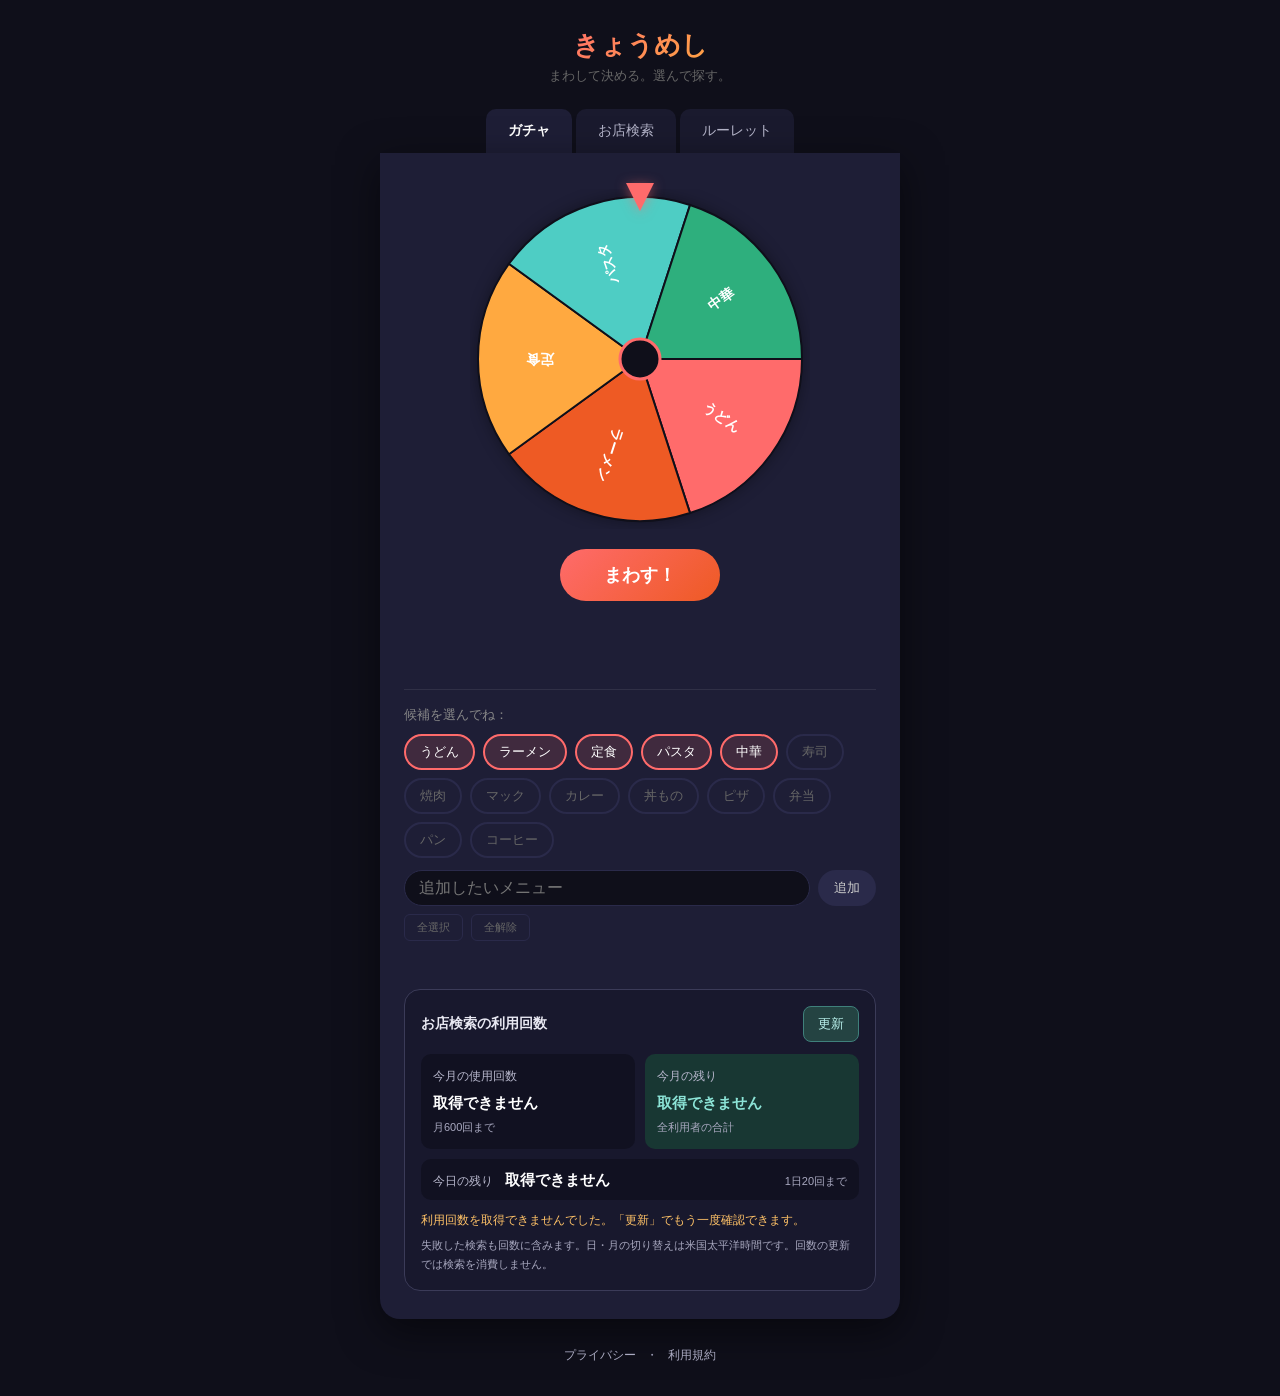
<file: index.html>
<!DOCTYPE html>
<html lang="ja">
<head>
<meta charset="UTF-8">
<meta name="viewport" content="width=device-width, initial-scale=1.0, viewport-fit=cover">
<meta name="apple-mobile-web-app-capable" content="yes">
<meta name="theme-color" content="#0f0f1a">
<meta name="apple-mobile-web-app-title" content="きょうめし">
<link rel="apple-touch-icon" sizes="180x180" href="./icons/apple-touch-icon.png">
<link rel="icon" type="image/png" sizes="48x48" href="./icons/favicon.png">
<link rel="icon" type="image/svg+xml" href="./icons/app-icon.svg">
<title>きょうめし - まわして決める。選んで探す。</title>
<link rel="stylesheet" href="./search.css">
<style>
  * { margin: 0; padding: 0; box-sizing: border-box; -webkit-tap-highlight-color: transparent; }
  html { -webkit-text-size-adjust: 100%; }
  body {
    font-family: -apple-system, 'Hiragino Sans', 'Segoe UI', sans-serif;
    background: #0f0f1a;
    color: #eee;
    min-height: 100vh;
    min-height: 100dvh;
    display: flex;
    flex-direction: column;
    align-items: center;
    padding: env(safe-area-inset-top) 0 calc(24px + env(safe-area-inset-bottom)) 0;
    overflow-x: hidden;
  }

  /* ヘッダー */
  .app-header {
    text-align: center;
    margin: 28px 0 8px;
  }
  .app-header h1 {
    font-size: 26px;
    font-weight: 800;
    background: linear-gradient(135deg, #ff6b6b, #ffa940);
    -webkit-background-clip: text;
    -webkit-text-fill-color: transparent;
    background-clip: text;
  }
  .app-header p {
    font-size: 13px;
    color: #666;
    margin-top: 4px;
  }

  /* タブ */
  .tabs {
    display: flex;
    gap: 4px;
    margin: 16px 0 0;
  }
  .tab {
    padding: 10px 28px;
    border: none;
    border-radius: 10px 10px 0 0;
    background: #1a1a2e;
    color: #666;
    font-size: 14px;
    cursor: pointer;
    transition: .2s;
  }
  .tab.active {
    background: #1e1e36;
    color: #fff;
    font-weight: bold;
  }

  /* メインコンテナ */
  .container {
    background: #1e1e36;
    border-radius: 0 0 20px 20px;
    padding: 28px 24px;
    width: 92%;
    max-width: 480px;
    display: flex;
    flex-direction: column;
    align-items: center;
    box-shadow: 0 12px 40px rgba(0,0,0,.5);
  }

  /* キャンバス */
  .wheel-wrapper {
    position: relative;
    margin: 8px 0 20px;
    width: 100%;
    max-width: 340px;
    aspect-ratio: 1;
  }
  canvas { display: block; width: 100%; height: 100%; }
  .pointer {
    position: absolute;
    top: -6px;
    left: 50%;
    transform: translateX(-50%);
    width: 0; height: 0;
    border-left: 14px solid transparent;
    border-right: 14px solid transparent;
    border-top: 28px solid #ff6b6b;
    filter: drop-shadow(0 2px 6px rgba(255,107,107,.5));
    z-index: 2;
  }

  /* ボタン */
  .btn-group {
    display: flex;
    gap: 12px;
    margin-bottom: 16px;
  }
  .spin-btn, .stop-btn {
    padding: 14px 44px;
    font-size: 18px;
    font-weight: bold;
    border: none;
    border-radius: 50px;
    color: #fff;
    cursor: pointer;
    transition: .2s;
  }
  .spin-btn {
    background: linear-gradient(135deg, #ff6b6b, #ee5a24);
  }
  .stop-btn {
    background: linear-gradient(135deg, #4ecdc4, #2eaf7d);
  }
  .spin-btn:hover, .stop-btn:hover { transform: scale(1.05); }
  .spin-btn:disabled, .stop-btn:disabled { opacity: .4; cursor: default; transform: none; }

  /* 結果 */
  .result-area {
    text-align: center;
    min-height: 48px;
    margin-bottom: 4px;
  }
  .result-text {
    font-size: 28px;
    font-weight: 800;
    color: #ffa940;
  }

  /* お店を探すボタン */
  .map-btn {
    display: none;
    margin-top: 12px;
    padding: 12px 28px;
    font-size: 15px;
    font-weight: bold;
    border: none;
    border-radius: 50px;
    background: linear-gradient(135deg, #4285f4, #34a853);
    color: #fff;
    cursor: pointer;
    transition: .2s;
    text-decoration: none;
  }
  .map-btn:hover { transform: scale(1.05); opacity: .9; }

  /* 位置情報ステータス */
  .location-status {
    font-size: 12px;
    color: #555;
    margin-top: 8px;
    text-align: center;
  }
  .location-status.ok { color: #4ecdc4; }
  .location-status.ng { color: #ff6b6b; }

  /* 項目選択エリア */
  .select-area {
    width: 100%;
    margin-top: 20px;
    border-top: 1px solid rgba(255,255,255,.08);
    padding-top: 16px;
  }
  .select-area .area-label {
    font-size: 13px;
    color: #888;
    display: block;
    margin-bottom: 10px;
  }
  .select-grid {
    display: flex;
    flex-wrap: wrap;
    gap: 8px;
    margin-bottom: 10px;
  }
  .item-toggle {
    padding: 7px 14px;
    border: 2px solid #2a2a4a;
    border-radius: 20px;
    background: transparent;
    color: #666;
    font-size: 13px;
    cursor: pointer;
    transition: .2s;
  }
  .item-toggle.active {
    background: rgba(255,107,107,.15);
    border-color: #ff6b6b;
    color: #fff;
  }
  .item-toggle:hover { border-color: #ff6b6b; }
  .add-item-row {
    display: flex;
    gap: 8px;
    margin-top: 12px;
  }
  .add-item-row input {
    flex: 1;
    padding: 8px 14px;
    background: #0f0f1a;
    border: 1px solid #2a2a4a;
    border-radius: 20px;
    color: #eee;
    font-size: 16px;
    outline: none;
  }
  .add-item-row input:focus { border-color: #ff6b6b; }
  .add-item-row button {
    padding: 8px 16px;
    background: #2a2a4a;
    border: none;
    border-radius: 20px;
    color: #ccc;
    font-size: 13px;
    cursor: pointer;
    white-space: nowrap;
    transition: .2s;
  }
  .add-item-row button:hover { background: #3a3a5a; color: #fff; }
  .select-actions {
    display: flex;
    gap: 8px;
    margin-top: 8px;
  }
  .select-actions button {
    padding: 5px 12px;
    background: none;
    border: 1px solid #2a2a4a;
    border-radius: 6px;
    color: #666;
    font-size: 11px;
    cursor: pointer;
    transition: .2s;
  }
  .select-actions button:hover { background: #2a2a4a; color: #fff; }
  .item-toggle .remove-x {
    margin-left: 5px;
    font-size: 11px;
    opacity: .5;
  }
  .item-toggle .remove-x:hover { opacity: 1; }
  .warn-msg {
    color: #ff6b6b;
    font-size: 12px;
    margin-top: 6px;
    min-height: 18px;
  }

  /* カスタム入力 */
  .custom-area {
    width: 100%;
    margin-top: 20px;
    border-top: 1px solid rgba(255,255,255,.08);
    padding-top: 16px;
  }
  .custom-area label {
    font-size: 13px;
    color: #888;
    display: block;
    margin-bottom: 6px;
  }
  .custom-area textarea {
    width: 100%;
    height: 100px;
    background: #0f0f1a;
    border: 1px solid #2a2a4a;
    border-radius: 10px;
    color: #eee;
    padding: 10px;
    font-size: 16px;
    resize: vertical;
  }
  .custom-area .apply-btn {
    margin-top: 8px;
    padding: 8px 20px;
    background: #2a2a4a;
    color: #ccc;
    border: none;
    border-radius: 8px;
    cursor: pointer;
    font-size: 13px;
  }
  .custom-area .apply-btn:hover { background: #3a3a5a; color: #fff; }

  /* スマホ向け */
  @media (max-width: 480px) {
    .app-header { margin: 16px 0 6px; }
    .app-header h1 { font-size: 22px; }
    .app-header p { font-size: 12px; }
    .tabs { margin: 10px 0 0; }
    .tab { padding: 8px 22px; font-size: 13px; }
    .container { padding: 20px 16px; width: 96%; }
    .wheel-wrapper { margin: 4px 0 16px; }
    .spin-btn, .stop-btn { padding: 12px 36px; font-size: 16px; }
    .result-text { font-size: 24px; }
    .map-btn { padding: 11px 22px; font-size: 14px; }
    .item-toggle { padding: 6px 12px; font-size: 12px; }
    .select-grid { gap: 6px; }
    .add-item-row input { padding: 8px 12px; }
  }

  /* 超小型画面 */
  @media (max-width: 360px) {
    .container { padding: 16px 12px; }
    .spin-btn, .stop-btn { padding: 10px 28px; font-size: 15px; }
    .item-toggle { padding: 5px 10px; font-size: 11px; }
  }

  /* hover無効化（タッチデバイス） */
  @media (hover: none) {
    .spin-btn:hover, .stop-btn:hover, .map-btn:hover,
    .item-toggle:hover, .select-actions button:hover,
    .add-item-row button:hover, .custom-area .apply-btn:hover {
      transform: none;
      opacity: 1;
    }
  }

  /* ボタンのタッチフィードバック */
  .spin-btn:active, .stop-btn:active { transform: scale(0.95); }
  .map-btn:active { transform: scale(0.95); }
  .item-toggle:active { transform: scale(0.95); }

  @keyframes pop {
    0% { transform: scale(0.5); opacity: 0; }
    70% { transform: scale(1.15); }
    100% { transform: scale(1); opacity: 1; }
  }
  @keyframes fadeUp {
    0% { transform: translateY(12px); opacity: 0; }
    100% { transform: translateY(0); opacity: 1; }
  }
</style>
</head>
<body>

<div class="app-header">
  <h1 id="appTitle">きょうめし</h1>
  <p id="appSubtitle">まわして決める。選んで探す。</p>
</div>

<div class="tabs" aria-label="機能を選ぶ">
  <button class="tab active" data-tab="lunch" aria-pressed="true" onclick="switchTab('lunch')">ガチャ</button>
  <button class="tab" data-tab="search" aria-pressed="false" onclick="switchTab('search')">お店検索</button>
  <button class="tab" data-tab="custom" aria-pressed="false" onclick="switchTab('custom')">ルーレット</button>
</div>

<div class="container">
  <div id="gachaPanel" class="gacha-panel">
  <div class="wheel-wrapper">
    <div class="pointer"></div>
    <canvas id="wheelCanvas" width="340" height="340"></canvas>
  </div>
  <div class="btn-group">
    <button class="spin-btn" id="spinBtn" onclick="spin()">まわす！</button>
    <button class="stop-btn" id="stopBtn" onclick="stopSpin()" style="display:none">ストップ！</button>
  </div>

  <div class="result-area">
    <div class="result-text" id="result" aria-live="polite"></div>
    <button id="resultSearchBtn" class="primary-action" hidden>このジャンルでお店を探す</button>
    <a class="map-btn" id="mapBtn" target="_blank" rel="noopener noreferrer">通常のGoogleマップ検索</a>
    <div class="location-status" id="locationStatus"></div>
  </div>

  <!-- ランチ選択エリア -->
  <div class="select-area" id="lunchSelectArea">
    <span class="area-label">候補を選んでね：</span>
    <div class="select-grid" id="lunchGrid"></div>
    <div class="add-item-row">
      <input type="text" id="addItemInput" placeholder="追加したいメニュー" onkeydown="if(event.key==='Enter')addCustomItem()">
      <button onclick="addCustomItem()">追加</button>
    </div>
    <div class="select-actions">
      <button onclick="toggleAll(true)">全選択</button>
      <button onclick="toggleAll(false)">全解除</button>
    </div>
    <div class="warn-msg" id="warnMsg"></div>
  </div>

  <!-- カスタム入力エリア -->
  <div class="custom-area" id="customArea" style="display:none;">
    <label>項目を1行ずつ入力してください：</label>
    <textarea id="customInput">項目1
項目2
項目3</textarea>
    <button class="apply-btn" onclick="applyCustom()">反映する</button>
    <p id="customWarn" class="warn-msg" aria-live="polite"></p>
  </div>
  </div>

  <section id="searchPanel" class="search-panel" aria-labelledby="searchTitle" hidden>
    <p class="eyebrow">今日の気分から</p>
    <h2 id="searchTitle">評判のお店を探す</h2>
    <p class="search-intro">好きなジャンルと条件を選んで、近くのお店を検索。</p>
    <form id="restaurantSearchForm" novalidate>
      <fieldset class="genre-fieldset">
        <legend>1. ジャンルを選ぶ（複数選択できます）</legend>
        <div id="genreGrid" class="genre-grid"></div>
        <label class="free-genre-label" for="genreInput">追加のジャンル・店名（任意）</label>
        <input id="genreInput" name="genre" type="text" maxlength="80" placeholder="例：そば（入力は1ジャンル分）" autocomplete="off">
        <p id="genreSelectionSummary" class="genre-selection-summary" aria-live="polite"></p>
      </fieldset>
      <fieldset class="filter-fieldset">
        <legend>2. お店の条件</legend>
        <div class="filter-grid">
          <div class="filter-control">
            <label for="minRating">評価</label>
            <select id="minRating" name="minRating">
              <option value="0">指定なし</option>
              <option value="3.5">★3.5以上</option>
              <option value="4" selected>★4.0以上</option>
              <option value="4.2">★4.2以上</option>
              <option value="4.5">★4.5以上</option>
              <option value="custom">自分で入力</option>
            </select>
            <div id="minRatingCustomField" class="custom-filter" hidden>
              <label for="minRatingCustom">評価の下限（★）</label>
              <input id="minRatingCustom" name="minRatingCustom" type="number" inputmode="decimal" min="0" max="5" step="any" placeholder="例：4.3" aria-describedby="minRatingCustomHint" disabled>
              <p id="minRatingCustomHint">0〜5・小数可。0は指定なし。</p>
            </div>
          </div>
          <div class="filter-control">
            <label for="minReviews">口コミ件数</label>
            <select id="minReviews" name="minReviews">
              <option value="0">指定なし</option>
              <option value="50">50件以上</option>
              <option value="100" selected>100件以上</option>
              <option value="300">300件以上</option>
              <option value="500">500件以上</option>
              <option value="1000">1000件以上</option>
              <option value="5000">5,000件以上</option>
              <option value="custom">自分で入力</option>
            </select>
            <div id="minReviewsCustomField" class="custom-filter" hidden>
              <label for="minReviewsCustom">口コミ件数の下限（件）</label>
              <input id="minReviewsCustom" name="minReviewsCustom" type="number" inputmode="numeric" min="0" max="1000000" step="1" placeholder="例：750" aria-describedby="minReviewsCustomHint" disabled>
              <p id="minReviewsCustomHint">0〜1,000,000件・整数。0は指定なし。</p>
            </div>
          </div>
          <div class="filter-control">
            <label for="radiusKm">現在地からの距離</label>
            <select id="radiusKm" name="radiusKm">
              <option value="0.1">100m以内</option>
              <option value="0.5">500m以内</option>
              <option value="1" selected>1km以内</option>
              <option value="3">3km以内</option>
              <option value="5">5km以内</option>
              <option value="10">10km以内</option>
              <option value="custom">自分で入力</option>
            </select>
            <div id="radiusKmCustomField" class="custom-filter" hidden>
              <label for="radiusKmCustom">距離の上限（km）</label>
              <input id="radiusKmCustom" name="radiusKmCustom" type="number" inputmode="decimal" min="0.1" max="50" step="any" placeholder="例：2.5" aria-describedby="radiusKmCustomHint" disabled>
              <p id="radiusKmCustomHint">0.1〜50km・小数可。直線距離です。</p>
            </div>
          </div>
          <label for="sortOrder">並び順
            <select id="sortOrder" name="sortOrder">
              <option value="rating">評価が高い順</option>
              <option value="reviews">口コミが多い順</option>
              <option value="distance">近い順</option>
            </select>
          </label>
        </div>
      </fieldset>
      <button id="searchBtn" class="primary-action" type="submit">この条件でお店を検索</button>
      <p class="search-hint">検索時に現在地を使用します。距離は直線距離です。</p>
    </form>
    <div id="searchStatus" class="search-status" role="status" aria-live="polite"></div>
    <section id="searchResults" aria-labelledby="resultsTitle" hidden>
      <div class="results-heading"><h3 id="resultsTitle"></h3><span class="google-attribution" translate="no">Google Maps</span></div>
      <p id="resultGenres" class="search-hint"></p>
      <p id="resultCriteria" class="search-hint"></p>
      <p class="search-hint">検索したジャンル全体から、条件に合うお店を最大10件表示します。「検索ジャンル」は検索に使った言葉で、お店の公式カテゴリではありません。</p>
      <ol id="restaurantList" class="restaurant-list"></ol>
      <a id="shortlistLink" class="primary-action shortlist-link" target="_blank" rel="noopener noreferrer" hidden>候補店をまとめてGoogleマップで開く</a>
    </section>
    <div class="normal-search">
      <a id="normalSearchLink" target="_blank" rel="noopener noreferrer">通常のGoogleマップ検索を開く ↗</a>
      <p>このリンクには、評価・口コミ件数の条件は適用されません。</p>
    </div>
  </section>
  <section id="searchQuota" class="quota-panel" aria-labelledby="quotaTitle">
    <div class="quota-heading">
      <h2 id="quotaTitle">お店検索の利用回数</h2>
      <button id="quotaRefreshBtn" type="button">更新</button>
    </div>
    <dl class="quota-cards" aria-live="polite" aria-atomic="true">
      <div class="quota-card"><dt>今月の使用回数</dt><dd id="quotaMonthUsed">確認中…</dd><small>月600回まで</small></div>
      <div class="quota-card quota-card-remaining"><dt>今月の残り</dt><dd id="quotaMonthRemaining">確認中…</dd><small>全利用者の合計</small></div>
      <div class="quota-card quota-card-day"><dt>今日の残り</dt><dd id="quotaDayRemaining">確認中…</dd><small>1日20回まで</small></div>
    </dl>
    <p id="quotaStatus" class="quota-status" role="status">利用回数を確認中です。</p>
    <p class="quota-note">失敗した検索も回数に含みます。日・月の切り替えは米国太平洋時間です。回数の更新では検索を消費しません。</p>
  </section>
</div>

<footer class="app-footer"><a href="./privacy.html">プライバシー</a><span>・</span><a href="./terms.html">利用規約</a></footer>

<script src="./config.js"></script>
<script src="./search-core.js"></script>
<script src="./places-search.js"></script>
<script src="./search-ui.js"></script>

<script>
const LUNCH_ITEMS = [
  'うどん', 'ラーメン', '寿司', '焼肉', 'マック',
  '定食', 'パスタ', 'カレー', '中華', '丼もの',
  'ピザ', '弁当', 'パン', 'コーヒー'
];
const DEFAULT_LUNCH_SELECTION = new Set(['ラーメン', 'うどん', '定食', 'パスタ', '中華']);

const COLORS = [
  '#ff6b6b', '#ee5a24', '#ffa940', '#4ecdc4', '#2eaf7d',
  '#4285f4', '#9b59b6', '#f39c12', '#1abc9c', '#e74c3c',
  '#3498db', '#27ae60', '#e67e22'
];

let allLunchItems = [...LUNCH_ITEMS];
let lunchSelected = {};
allLunchItems.forEach(item => lunchSelected[item] = DEFAULT_LUNCH_SELECTION.has(item));
let userAddedItems = new Set();

let items = allLunchItems.filter(item => lunchSelected[item]);
let currentTab = 'lunch';
let spinning = false;
let currentAngle = 0;
let userLat = null;
let userLng = null;
const defaultDocumentTitle = document.title;
const defaultAppTitle = document.getElementById('appTitle').textContent;

const canvas = document.getElementById('wheelCanvas');
const ctx = canvas.getContext('2d');
let cx, cy, radius;

function resizeCanvas() {
  const wrapper = canvas.parentElement;
  const size = Math.min(wrapper.clientWidth, 340);
  if (size <= 0) return;
  const dpr = window.devicePixelRatio || 1;
  canvas.width = size * dpr;
  canvas.height = size * dpr;
  canvas.style.width = size + 'px';
  canvas.style.height = size + 'px';
  ctx.setTransform(dpr, 0, 0, dpr, 0, 0);
  cx = size / 2;
  cy = size / 2;
  radius = cx - 8;
  drawWheel();
}

window.addEventListener('resize', resizeCanvas);

// 現在地は検索操作時だけ取得し、画面を開いている間だけ保持する。
let locationPromise = null;
function getLocation() {
  if (locationPromise) return locationPromise;
  const statusEl = document.getElementById('locationStatus');
  locationPromise = new Promise((resolve, reject) => {
    if (!navigator.geolocation) {
      reject(Object.assign(new Error('位置情報に非対応のブラウザです。'), { code: 'LOCATION_UNAVAILABLE' }));
      return;
    }
    navigator.geolocation.getCurrentPosition(
      (pos) => {
        userLat = pos.coords.latitude;
        userLng = pos.coords.longitude;
        statusEl.textContent = '現在地を取得しました';
        statusEl.className = 'location-status ok';
        resolve({ lat: userLat, lng: userLng });
      },
      (error) => {
        statusEl.textContent = '現在地を取得できませんでした';
        statusEl.className = 'location-status ng';
        reject(Object.assign(new Error('現在地を取得できませんでした。'), {
          code: error.code === 1 ? 'LOCATION_DENIED' : 'LOCATION_UNAVAILABLE'
        }));
      },
      { enableHighAccuracy: false, timeout: 10000, maximumAge: 60000 }
    );
  }).finally(() => { locationPromise = null; });
  return locationPromise;
}

function drawWheel() {
  const n = items.length;
  ctx.clearRect(0, 0, canvas.width, canvas.height);
  if (!n) return;
  const arc = (2 * Math.PI) / n;

  ctx.save();
  ctx.shadowColor = 'rgba(0,0,0,0.4)';
  ctx.shadowBlur = 16;
  ctx.beginPath();
  ctx.arc(cx, cy, radius, 0, 2 * Math.PI);
  ctx.fillStyle = '#111';
  ctx.fill();
  ctx.restore();

  for (let i = 0; i < n; i++) {
    const startAngle = currentAngle + i * arc;
    const endAngle = startAngle + arc;

    ctx.beginPath();
    ctx.moveTo(cx, cy);
    ctx.arc(cx, cy, radius, startAngle, endAngle);
    ctx.closePath();
    ctx.fillStyle = COLORS[i % COLORS.length];
    ctx.fill();
    ctx.strokeStyle = '#0f0f1a';
    ctx.lineWidth = 2;
    ctx.stroke();

    ctx.save();
    ctx.translate(cx, cy);
    ctx.rotate(startAngle + arc / 2);
    ctx.fillStyle = '#fff';
    ctx.font = `bold ${n > 10 ? 12 : 14}px -apple-system, 'Hiragino Sans', sans-serif`;
    ctx.textAlign = 'center';
    ctx.textBaseline = 'middle';
    ctx.fillText(items[i], radius * 0.62, 0);
    ctx.restore();
  }

  ctx.beginPath();
  ctx.arc(cx, cy, 20, 0, 2 * Math.PI);
  ctx.fillStyle = '#0f0f1a';
  ctx.fill();
  ctx.strokeStyle = '#ff6b6b';
  ctx.lineWidth = 3;
  ctx.stroke();
}

let animId = null;
let stopRequested = false;
let spinSpeed = 0;

function spin() {
  if (spinning || items.length < 2) return;
  spinning = true;
  setGachaBusy(true);
  stopRequested = false;
  document.getElementById('spinBtn').style.display = 'none';
  document.getElementById('stopBtn').style.display = 'inline-block';
  clearResult();

  spinSpeed = 0.15 + Math.random() * 0.05;
  let lastTime = performance.now();

  function animateConstant(now) {
    const dt = now - lastTime;
    lastTime = now;
    currentAngle = (currentAngle + spinSpeed * dt / 16) % (Math.PI * 2);
    drawWheel();
    if (!stopRequested) {
      animId = requestAnimationFrame(animateConstant);
    } else {
      decelerate();
    }
  }
  animId = requestAnimationFrame(animateConstant);
}

function stopSpin() {
  if (!spinning || stopRequested) return;
  stopRequested = true;
  document.getElementById('stopBtn').disabled = true;
}

function decelerate() {
  const duration = 2000 + Math.random() * 1000;
  const startSpeed = spinSpeed;
  const start = performance.now();

  function animateSlow(now) {
    const elapsed = now - start;
    const t = Math.min(elapsed / duration, 1);
    const easedT = 1 - Math.pow(1 - t, 3);
    const curSpeed = startSpeed * (1 - easedT);

    currentAngle = (currentAngle + curSpeed) % (Math.PI * 2);
    drawWheel();

    if (t < 1) {
      animId = requestAnimationFrame(animateSlow);
    } else {
      spinning = false;
      setGachaBusy(false);
      stopRequested = false;
      document.getElementById('stopBtn').style.display = 'none';
      document.getElementById('stopBtn').disabled = false;
      document.getElementById('spinBtn').style.display = 'inline-block';
      showResult();
    }
  }
  animId = requestAnimationFrame(animateSlow);
}

function showResult() {
  clearResult();
  const n = items.length;
  if (n < 2) return;
  const arc = (2 * Math.PI) / n;
  const pointerAngle = Math.PI * 1.5;
  let normalizedAngle = (pointerAngle - currentAngle % (Math.PI * 2) + Math.PI * 4) % (Math.PI * 2);
  let index = Math.floor(normalizedAngle / arc);
  if (index >= n) index = 0;

  const chosen = items[index];
  const resultEl = document.getElementById('result');
  resultEl.textContent = chosen;
  resultEl.style.animation = 'none';
  resultEl.offsetHeight;
  resultEl.style.animation = 'pop .4s ease';

  // Generic roulette results are item names only, with no food-search action.
  if (currentTab !== 'lunch') return;
  const mapBtn = document.getElementById('mapBtn');
  mapBtn.href = LunchSearchCore.buildSearchUrl(chosen, userLat !== null ? { lat: userLat, lng: userLng } : null);
  mapBtn.style.display = 'inline-block';
  mapBtn.style.animation = 'fadeUp .4s ease';
  const searchBtn = document.getElementById('resultSearchBtn');
  searchBtn.hidden = false;
  searchBtn.onclick = () => {
    LunchSearchUI.chooseGenre(chosen);
    switchTab('search');
  };
}

function clearResult() {
  document.getElementById('result').textContent = '';
  const mapBtn = document.getElementById('mapBtn');
  mapBtn.style.display = 'none';
  mapBtn.removeAttribute('href');
  const searchBtn = document.getElementById('resultSearchBtn');
  searchBtn.hidden = true;
  searchBtn.onclick = null;
}

function setGachaBusy(busy) {
  document.querySelectorAll('.tabs button, #lunchSelectArea button, #lunchSelectArea input, #customArea button, #customArea textarea')
    .forEach(control => { control.disabled = busy; });
}

function buildLunchGrid(focusName) {
  const grid = document.getElementById('lunchGrid');
  grid.innerHTML = '';
  const orderedItems = [
    ...allLunchItems.filter(name => lunchSelected[name]),
    ...allLunchItems.filter(name => !lunchSelected[name])
  ];
  orderedItems.forEach(name => {
    const btn = document.createElement('button');
    btn.className = 'item-toggle' + (lunchSelected[name] ? ' active' : '');
    btn.setAttribute('aria-pressed', String(lunchSelected[name]));
    btn.appendChild(document.createTextNode(name));

    if (userAddedItems.has(name)) {
      const x = document.createElement('span');
      x.className = 'remove-x';
      x.textContent = ' x';
      x.onclick = (e) => { e.stopPropagation(); removeCustomItem(name); };
      btn.appendChild(x);
    }

    btn.onclick = () => {
      lunchSelected[name] = !lunchSelected[name];
      buildLunchGrid(name);
      updateLunchItems();
    };
    grid.appendChild(btn);
    if (name === focusName) btn.focus({ preventScroll: true });
  });
}

function addCustomItem() {
  const input = document.getElementById('addItemInput');
  const name = input.value.trim();
  if (!name || allLunchItems.includes(name)) { input.value = ''; return; }
  allLunchItems.push(name);
  lunchSelected[name] = true;
  userAddedItems.add(name);
  input.value = '';
  buildLunchGrid();
  updateLunchItems();
}

function removeCustomItem(name) {
  allLunchItems = allLunchItems.filter(n => n !== name);
  delete lunchSelected[name];
  userAddedItems.delete(name);
  buildLunchGrid();
  updateLunchItems();
}

function toggleAll(state) {
  allLunchItems.forEach(name => lunchSelected[name] = state);
  buildLunchGrid();
  updateLunchItems();
}

function updateLunchItems() {
  const selected = allLunchItems.filter(name => lunchSelected[name]);
  const warn = document.getElementById('warnMsg');
  const valid = selected.length >= 2;
  warn.textContent = valid ? '' : '2つ以上選んでください';
  document.getElementById('spinBtn').disabled = !valid;
  items = valid ? selected : [];
  currentAngle = 0;
  clearResult();
  drawWheel();
}

function switchTab(tab) {
  if (spinning) return;
  currentTab = tab;
  const roulette = tab === 'custom';
  document.getElementById('appTitle').textContent = roulette ? 'ルーレット' : defaultAppTitle;
  document.getElementById('appSubtitle').hidden = roulette;
  document.title = roulette ? 'ルーレット' : defaultDocumentTitle;
  document.getElementById('searchQuota').hidden = roulette;
  document.getElementById('locationStatus').hidden = roulette;
  clearResult();
  document.querySelectorAll('.tab').forEach(button => {
    const active = button.dataset.tab === tab;
    button.classList.toggle('active', active);
    button.setAttribute('aria-pressed', String(active));
  });
  document.getElementById('gachaPanel').hidden = tab === 'search';
  document.getElementById('searchPanel').hidden = tab !== 'search';
  if (tab === 'search') return;
  document.getElementById('lunchSelectArea').style.display = tab === 'lunch' ? '' : 'none';
  document.getElementById('customArea').style.display = tab === 'custom' ? 'block' : 'none';
  if (tab === 'lunch') updateLunchItems();
  else applyCustom();
  currentAngle = 0;
  resizeCanvas();
}

function applyCustom() {
  if (spinning) return;
  const text = document.getElementById('customInput').value.trim();
  const lines = text.split('\n').map(s => s.trim()).filter(s => s.length > 0);
  const valid = lines.length >= 2;
  document.getElementById('spinBtn').disabled = !valid;
  document.getElementById('customWarn').textContent = valid ? '' : '2つ以上の項目を入力してください';
  items = valid ? lines : [];
  currentAngle = 0;
  clearResult();
  drawWheel();
}

// 初期化
LunchSearchUI.init({ genres: LUNCH_ITEMS, getLocation });
buildLunchGrid();
resizeCanvas();
</script>

</body>
</html>
</file>
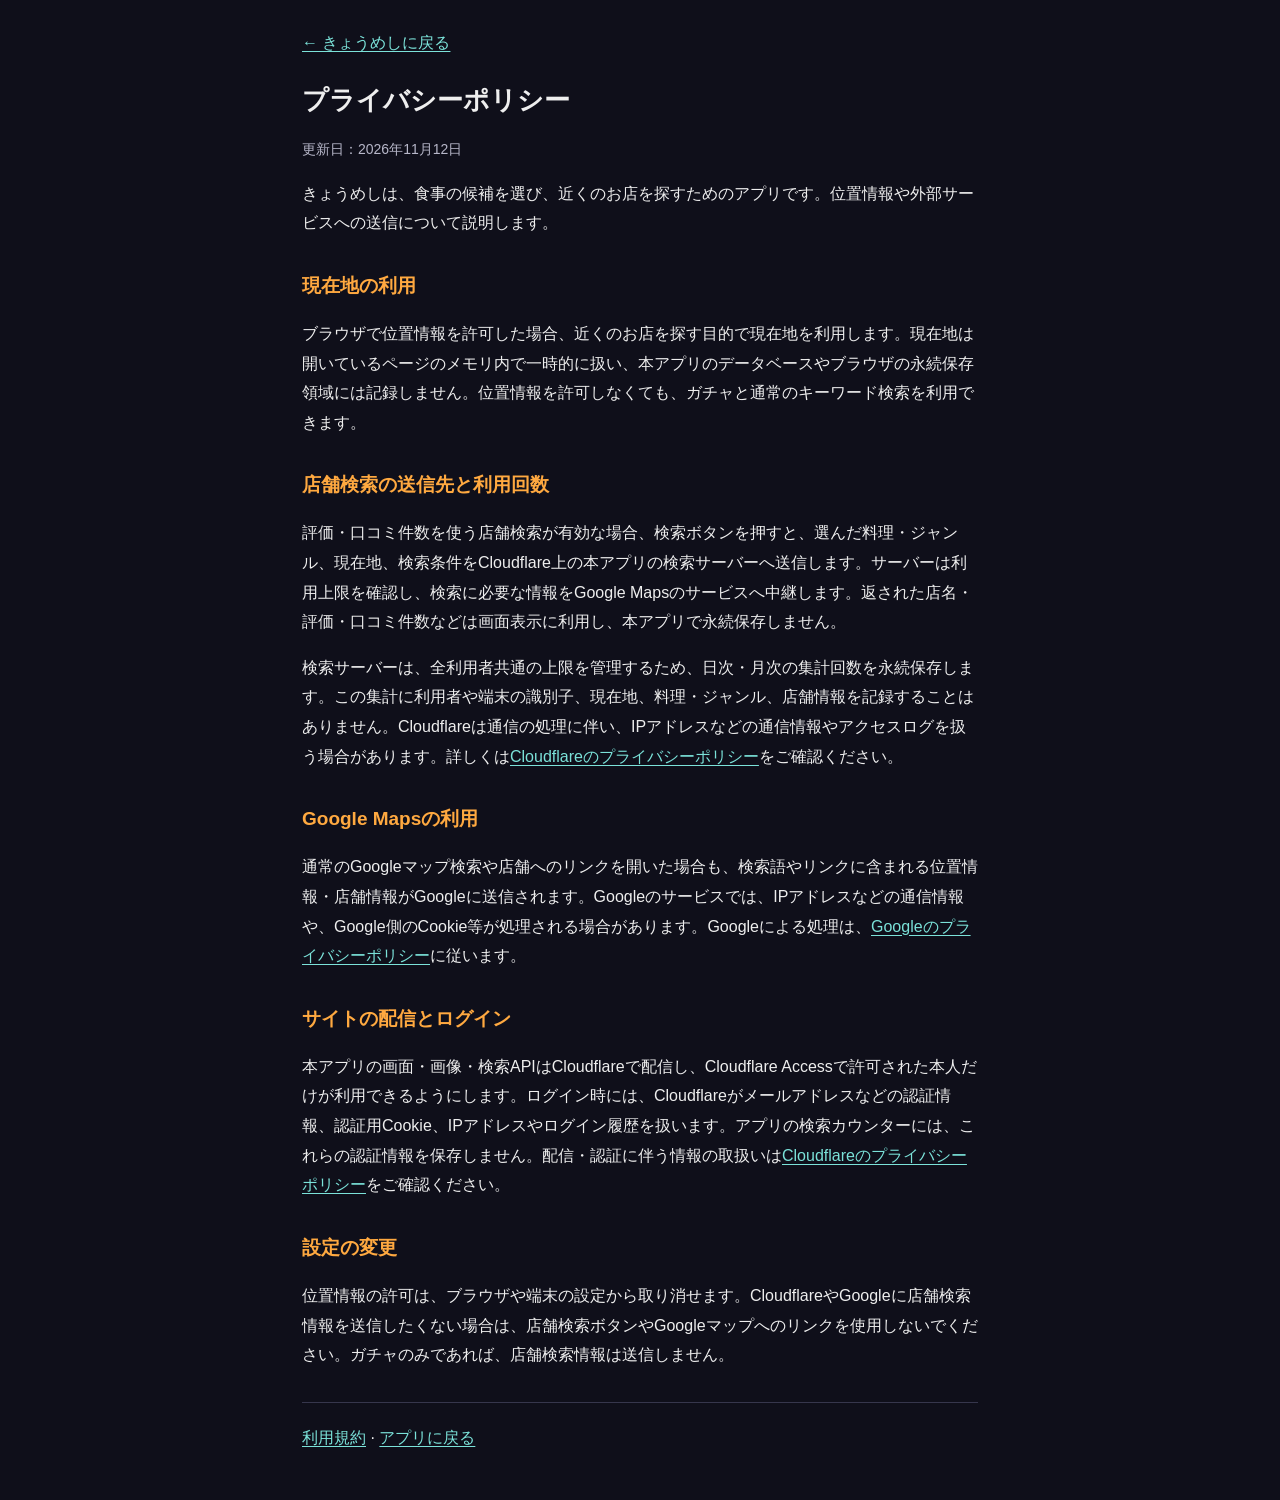
<file: privacy.html>
<!DOCTYPE html>
<html lang="ja">
<head>
  <meta charset="UTF-8">
  <meta name="viewport" content="width=device-width, initial-scale=1">
  <meta name="theme-color" content="#0f0f1a">
  <title>プライバシーポリシー | きょうめし</title>
  <style>
    * { box-sizing: border-box; }
    body { margin: 0; background: #0f0f1a; color: #eee; font-family: -apple-system, 'Hiragino Sans', sans-serif; line-height: 1.85; }
    main { max-width: 720px; margin: auto; padding: 28px 22px 48px; }
    h1 { font-size: 26px; line-height: 1.45; margin-top: 24px; }
    h2 { font-size: 19px; margin-top: 30px; color: #ffa940; }
    a { color: #7be2d9; text-underline-offset: 3px; }
    a:focus-visible { outline: 2px solid #ffa940; outline-offset: 4px; }
    .date { color: #b7b7c9; font-size: 14px; }
    footer { border-top: 1px solid #36364c; margin-top: 32px; padding-top: 20px; }
  </style>
</head>
<body>
<main>
  <a href="./">← きょうめしに戻る</a>
  <h1>プライバシーポリシー</h1>
  <p class="date">更新日：2026年11月12日</p>
  <p>きょうめしは、食事の候補を選び、近くのお店を探すためのアプリです。位置情報や外部サービスへの送信について説明します。</p>

  <h2>現在地の利用</h2>
  <p>ブラウザで位置情報を許可した場合、近くのお店を探す目的で現在地を利用します。現在地は開いているページのメモリ内で一時的に扱い、本アプリのデータベースやブラウザの永続保存領域には記録しません。位置情報を許可しなくても、ガチャと通常のキーワード検索を利用できます。</p>

  <h2>店舗検索の送信先と利用回数</h2>
  <p>評価・口コミ件数を使う店舗検索が有効な場合、検索ボタンを押すと、選んだ料理・ジャンル、現在地、検索条件をCloudflare上の本アプリの検索サーバーへ送信します。サーバーは利用上限を確認し、検索に必要な情報をGoogle Mapsのサービスへ中継します。返された店名・評価・口コミ件数などは画面表示に利用し、本アプリで永続保存しません。</p>
  <p>検索サーバーは、全利用者共通の上限を管理するため、日次・月次の集計回数を永続保存します。この集計に利用者や端末の識別子、現在地、料理・ジャンル、店舗情報を記録することはありません。Cloudflareは通信の処理に伴い、IPアドレスなどの通信情報やアクセスログを扱う場合があります。詳しくは<a href="https://www.cloudflare.com/privacypolicy/" target="_blank" rel="noopener noreferrer">Cloudflareのプライバシーポリシー</a>をご確認ください。</p>

  <h2>Google Mapsの利用</h2>
  <p>通常のGoogleマップ検索や店舗へのリンクを開いた場合も、検索語やリンクに含まれる位置情報・店舗情報がGoogleに送信されます。Googleのサービスでは、IPアドレスなどの通信情報や、Google側のCookie等が処理される場合があります。Googleによる処理は、<a href="https://policies.google.com/privacy?hl=ja" target="_blank" rel="noopener noreferrer">Googleのプライバシーポリシー</a>に従います。</p>

  <h2>サイトの配信とログイン</h2>
  <p>本アプリの画面・画像・検索APIはCloudflareで配信し、Cloudflare Accessで許可された本人だけが利用できるようにします。ログイン時には、Cloudflareがメールアドレスなどの認証情報、認証用Cookie、IPアドレスやログイン履歴を扱います。アプリの検索カウンターには、これらの認証情報を保存しません。配信・認証に伴う情報の取扱いは<a href="https://www.cloudflare.com/privacypolicy/" target="_blank" rel="noopener noreferrer">Cloudflareのプライバシーポリシー</a>をご確認ください。</p>

  <h2>設定の変更</h2>
  <p>位置情報の許可は、ブラウザや端末の設定から取り消せます。CloudflareやGoogleに店舗検索情報を送信したくない場合は、店舗検索ボタンやGoogleマップへのリンクを使用しないでください。ガチャのみであれば、店舗検索情報は送信しません。</p>

  <footer><a href="./terms.html">利用規約</a> · <a href="./">アプリに戻る</a></footer>
</main>
</body>
</html>
</file>
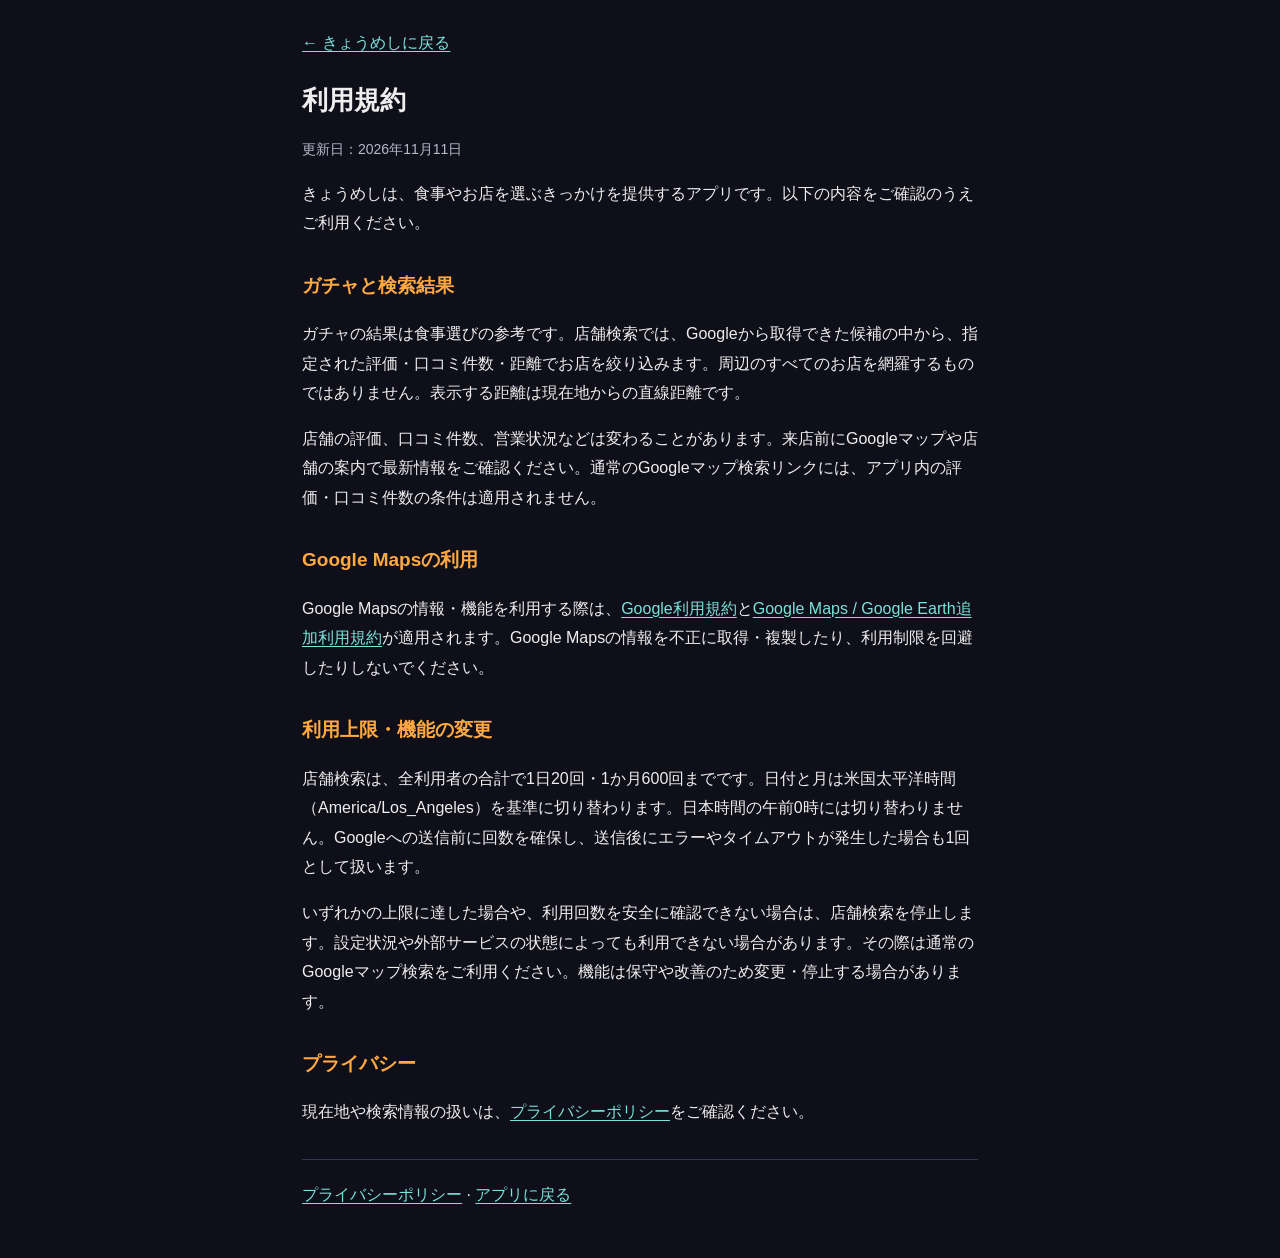
<file: terms.html>
<!DOCTYPE html>
<html lang="ja">
<head>
  <meta charset="UTF-8">
  <meta name="viewport" content="width=device-width, initial-scale=1">
  <meta name="theme-color" content="#0f0f1a">
  <title>利用規約 | きょうめし</title>
  <style>
    * { box-sizing: border-box; }
    body { margin: 0; background: #0f0f1a; color: #eee; font-family: -apple-system, 'Hiragino Sans', sans-serif; line-height: 1.85; }
    main { max-width: 720px; margin: auto; padding: 28px 22px 48px; }
    h1 { font-size: 26px; line-height: 1.45; margin-top: 24px; }
    h2 { font-size: 19px; margin-top: 30px; color: #ffa940; }
    a { color: #7be2d9; text-underline-offset: 3px; }
    a:focus-visible { outline: 2px solid #ffa940; outline-offset: 4px; }
    .date { color: #b7b7c9; font-size: 14px; }
    footer { border-top: 1px solid #36364c; margin-top: 32px; padding-top: 20px; }
  </style>
</head>
<body>
<main>
  <a href="./">← きょうめしに戻る</a>
  <h1>利用規約</h1>
  <p class="date">更新日：2026年11月11日</p>
  <p>きょうめしは、食事やお店を選ぶきっかけを提供するアプリです。以下の内容をご確認のうえご利用ください。</p>

  <h2>ガチャと検索結果</h2>
  <p>ガチャの結果は食事選びの参考です。店舗検索では、Googleから取得できた候補の中から、指定された評価・口コミ件数・距離でお店を絞り込みます。周辺のすべてのお店を網羅するものではありません。表示する距離は現在地からの直線距離です。</p>
  <p>店舗の評価、口コミ件数、営業状況などは変わることがあります。来店前にGoogleマップや店舗の案内で最新情報をご確認ください。通常のGoogleマップ検索リンクには、アプリ内の評価・口コミ件数の条件は適用されません。</p>

  <h2>Google Mapsの利用</h2>
  <p>Google Mapsの情報・機能を利用する際は、<a href="https://policies.google.com/terms?hl=ja" target="_blank" rel="noopener noreferrer">Google利用規約</a>と<a href="https://www.google.com/help/terms_maps/" target="_blank" rel="noopener noreferrer">Google Maps / Google Earth追加利用規約</a>が適用されます。Google Mapsの情報を不正に取得・複製したり、利用制限を回避したりしないでください。</p>

  <h2>利用上限・機能の変更</h2>
  <p>店舗検索は、全利用者の合計で1日20回・1か月600回までです。日付と月は米国太平洋時間（America/Los_Angeles）を基準に切り替わります。日本時間の午前0時には切り替わりません。Googleへの送信前に回数を確保し、送信後にエラーやタイムアウトが発生した場合も1回として扱います。</p>
  <p>いずれかの上限に達した場合や、利用回数を安全に確認できない場合は、店舗検索を停止します。設定状況や外部サービスの状態によっても利用できない場合があります。その際は通常のGoogleマップ検索をご利用ください。機能は保守や改善のため変更・停止する場合があります。</p>

  <h2>プライバシー</h2>
  <p>現在地や検索情報の扱いは、<a href="./privacy.html">プライバシーポリシー</a>をご確認ください。</p>

  <footer><a href="./privacy.html">プライバシーポリシー</a> · <a href="./">アプリに戻る</a></footer>
</main>
</body>
</html>
</file>
<file: search.css>
[hidden] { display: none !important; }
body .container { max-width: 520px; }
.gacha-panel { width: 100%; display: flex; flex-direction: column; align-items: center; }
.tabs button.tab { padding: 12px 22px; min-height: 44px; color: #b5b5ca; }
.tabs button.tab.active { color: #fff; }
button:focus-visible, a:focus-visible, input:focus-visible, select:focus-visible, textarea:focus-visible {
  outline: 3px solid #ffa940; outline-offset: 4px;
}
button:disabled { cursor: not-allowed; opacity: .55; }
.search-panel { width: 100%; }
.quota-panel { width: 100%; margin: 24px 0 0; padding: 16px; border: 1px solid #3b3b58; border-radius: 16px; background: #18182d; }
.quota-heading { display: flex; align-items: center; justify-content: space-between; gap: 12px; margin-bottom: 12px; }
.quota-heading h2 { color: #e8e8f2; font-size: 14px; }
.quota-heading button { min-height: 36px; padding: 7px 14px; color: #b9f1ec; background: #244342; border: 1px solid #3f807b; border-radius: 8px; cursor: pointer; }
.quota-cards { display: grid; grid-template-columns: repeat(2, minmax(0, 1fr)); gap: 10px; margin: 0; }
.quota-card { min-width: 0; padding: 14px 12px; border-radius: 10px; background: #111121; }
.quota-card dt { color: #b7b7cc; font-size: 12px; }
.quota-card dd { margin: 7px 0 4px; color: #fff; font-size: 24px; font-weight: bold; line-height: 1.4; overflow-wrap: anywhere; }
.quota-card small { color: #a9a9c0; font-size: 11px; }
.quota-card-remaining { background: #183733; }
.quota-card-remaining dd { color: #8ce4d7; }
.quota-card-day { grid-column: 1 / -1; display: flex; flex-wrap: wrap; align-items: baseline; gap: 6px 12px; padding: 10px 12px; }
.quota-card-day dd { font-size: 20px; margin: 0; }
.quota-card-day small { margin-left: auto; }
.quota-panel[data-state="loading"] dd, .quota-panel[data-state="idle"] dd, .quota-panel[data-state="error"] dd { font-size: 15px; }
.quota-status { margin: 10px 0 0; color: #c5d6d4; font-size: 12px; line-height: 1.7; }
.quota-panel[data-state="error"] .quota-status { color: #ffc267; }
.quota-note { margin-top: 6px; color: #a9a9c0; font-size: 11px; line-height: 1.7; }
.eyebrow { color: #4ecdc4; font-size: 12px; font-weight: 700; letter-spacing: .12em; margin-bottom: 6px; }
.search-panel h2 { color: #fff; font-size: 24px; line-height: 1.5; }
.search-intro { font-size: 13px; line-height: 1.8; color: #b7b7cc; margin: 8px 0 22px; }
.genre-fieldset, .filter-fieldset { border: 0; padding: 0; margin: 0 0 22px; min-width: 0; }
.search-panel legend { color: #eee; font-size: 14px; font-weight: bold; margin-bottom: 12px; }
.genre-grid { display: flex; flex-wrap: wrap; gap: 8px; margin-bottom: 14px; }
.genre-choice { min-height: 40px; padding: 9px 16px; border: 1px solid #41415e; border-radius: 24px; color: #c7c7db; background: #19192e; font-size: 14px; cursor: pointer; }
.genre-choice[aria-pressed="true"] { color: #fff; border-color: #4ecdc4; background: #244342; box-shadow: 0 0 0 1px #4ecdc4; }
.free-genre-label { display: block; font-size: 12px; color: #b7b7cc; margin-bottom: 8px; }
.genre-selection-summary { margin-top: 12px; color: #b9f1ec; font-size: 12px; line-height: 1.8; }
.search-panel input, .search-panel select { width: 100%; min-height: 46px; border: 1px solid #45455e; border-radius: 10px; padding: 10px 12px; background: #131324; color: #eee; font: inherit; font-size: 16px; }
.search-panel input::placeholder { color: #9292ac; }
.filter-grid { display: grid; grid-template-columns: repeat(2, minmax(0, 1fr)); align-items: start; gap: 14px 12px; }
.filter-control { display: grid; align-content: start; gap: 8px; min-width: 0; }
.filter-grid label { display: grid; gap: 8px; font-size: 12px; color: #b7b7cc; min-width: 0; }
.custom-filter { display: grid; gap: 8px; padding: 10px; border: 1px solid #3f807b; border-radius: 10px; background: #182b2c; }
.custom-filter p { color: #b7c9c6; font-size: 11px; line-height: 1.7; }
.search-panel input[aria-invalid="true"] { border-color: #ffa940; }
.primary-action { display: block; width: 100%; min-height: 48px; padding: 13px 14px; border: 0; border-radius: 12px; background: linear-gradient(135deg, #4ecdc4, #238b71); color: #fff; font-size: 15px; font-weight: bold; text-align: center; text-decoration: none; line-height: 1.5; cursor: pointer; }
.primary-action:hover { filter: brightness(1.08); }
.result-area .primary-action { margin-top: 14px; }
.result-area .map-btn { font-size: 13px; background: transparent; padding: 10px; color: #b7c9f6; }
.search-hint { font-size: 12px; line-height: 1.7; color: #a9a9c0; margin: 10px 0; }
.search-status { margin: 18px 0 12px; padding: 12px 14px; background: #161629; border-left: 3px solid #4ecdc4; border-radius: 6px; font-size: 13px; line-height: 1.8; color: #d8d8e4; }
.search-status:empty { display: none; }
.search-status[data-state="error"], .search-status[data-state="unavailable"], .search-status[data-state="partial"] { border-color: #ffa940; }
.results-heading { display: flex; flex-wrap: wrap; align-items: center; justify-content: space-between; gap: 8px; margin-top: 24px; }
.results-heading h3 { font-size: 18px; }
.google-attribution { color: #fff; font-family: Arial, sans-serif; font-size: 14px; font-weight: 400; white-space: nowrap; }
.restaurant-list { list-style: none; padding: 0; margin: 14px 0; display: grid; gap: 12px; }
.restaurant-card { border: 1px solid #3b3b58; background: #18182d; border-radius: 14px; padding: 16px; overflow-wrap: anywhere; }
.restaurant-card h4 { font-size: 17px; line-height: 1.6; margin-bottom: 6px; }
.restaurant-stats { display: flex; flex-wrap: wrap; align-items: center; gap: 6px 14px; font-size: 13px; color: #b8b8d0; line-height: 1.8; }
.restaurant-rating { color: #ffc267; font-size: 16px; font-weight: bold; }
.restaurant-genres { display: flex; flex-wrap: wrap; align-items: center; gap: 6px; margin-top: 10px; font-size: 12px; }
.restaurant-genres-label { color: #b7b7cc; }
.restaurant-genre-tag { padding: 3px 8px; border-radius: 6px; background: #244342; color: #b9f1ec; overflow-wrap: anywhere; }
.restaurant-link { display: inline-block; margin-top: 10px; padding: 10px 0 4px; color: #86dcd6; font-size: 14px; text-decoration: none; }
.restaurant-attributions { color: #b7b7cc; font-size: 12px; margin-top: 8px; }
.restaurant-attributions a { color: #b7c9f6; }
.shortlist-link { margin-top: 16px; font-size: 14px; }
.normal-search { margin-top: 24px; padding-top: 18px; border-top: 1px solid #3b3b58; }
.normal-search a { color: #b7c9f6; font-size: 13px; line-height: 1.8; }
.normal-search p { margin-top: 6px; font-size: 11px; color: #aaaac1; line-height: 1.8; }
.app-footer { display: flex; gap: 10px; margin-top: 20px; color: #9999b2; font-size: 12px; }
.app-footer a { color: #aaaac1; text-decoration: none; padding: 8px 0; }
.app-footer span { padding: 8px 0; }
@media (max-width: 380px) {
  .tabs button.tab { padding: 10px 16px; }
  .search-panel h2 { font-size: 22px; }
  .genre-choice { padding: 8px 13px; }
  .filter-grid { gap: 12px 8px; }
  .search-panel select { padding: 10px 6px; font-size: 14px; }
}
@media (prefers-reduced-motion: reduce) {
  *, *::before, *::after { transition: none !important; animation: none !important; }
}
</file>
